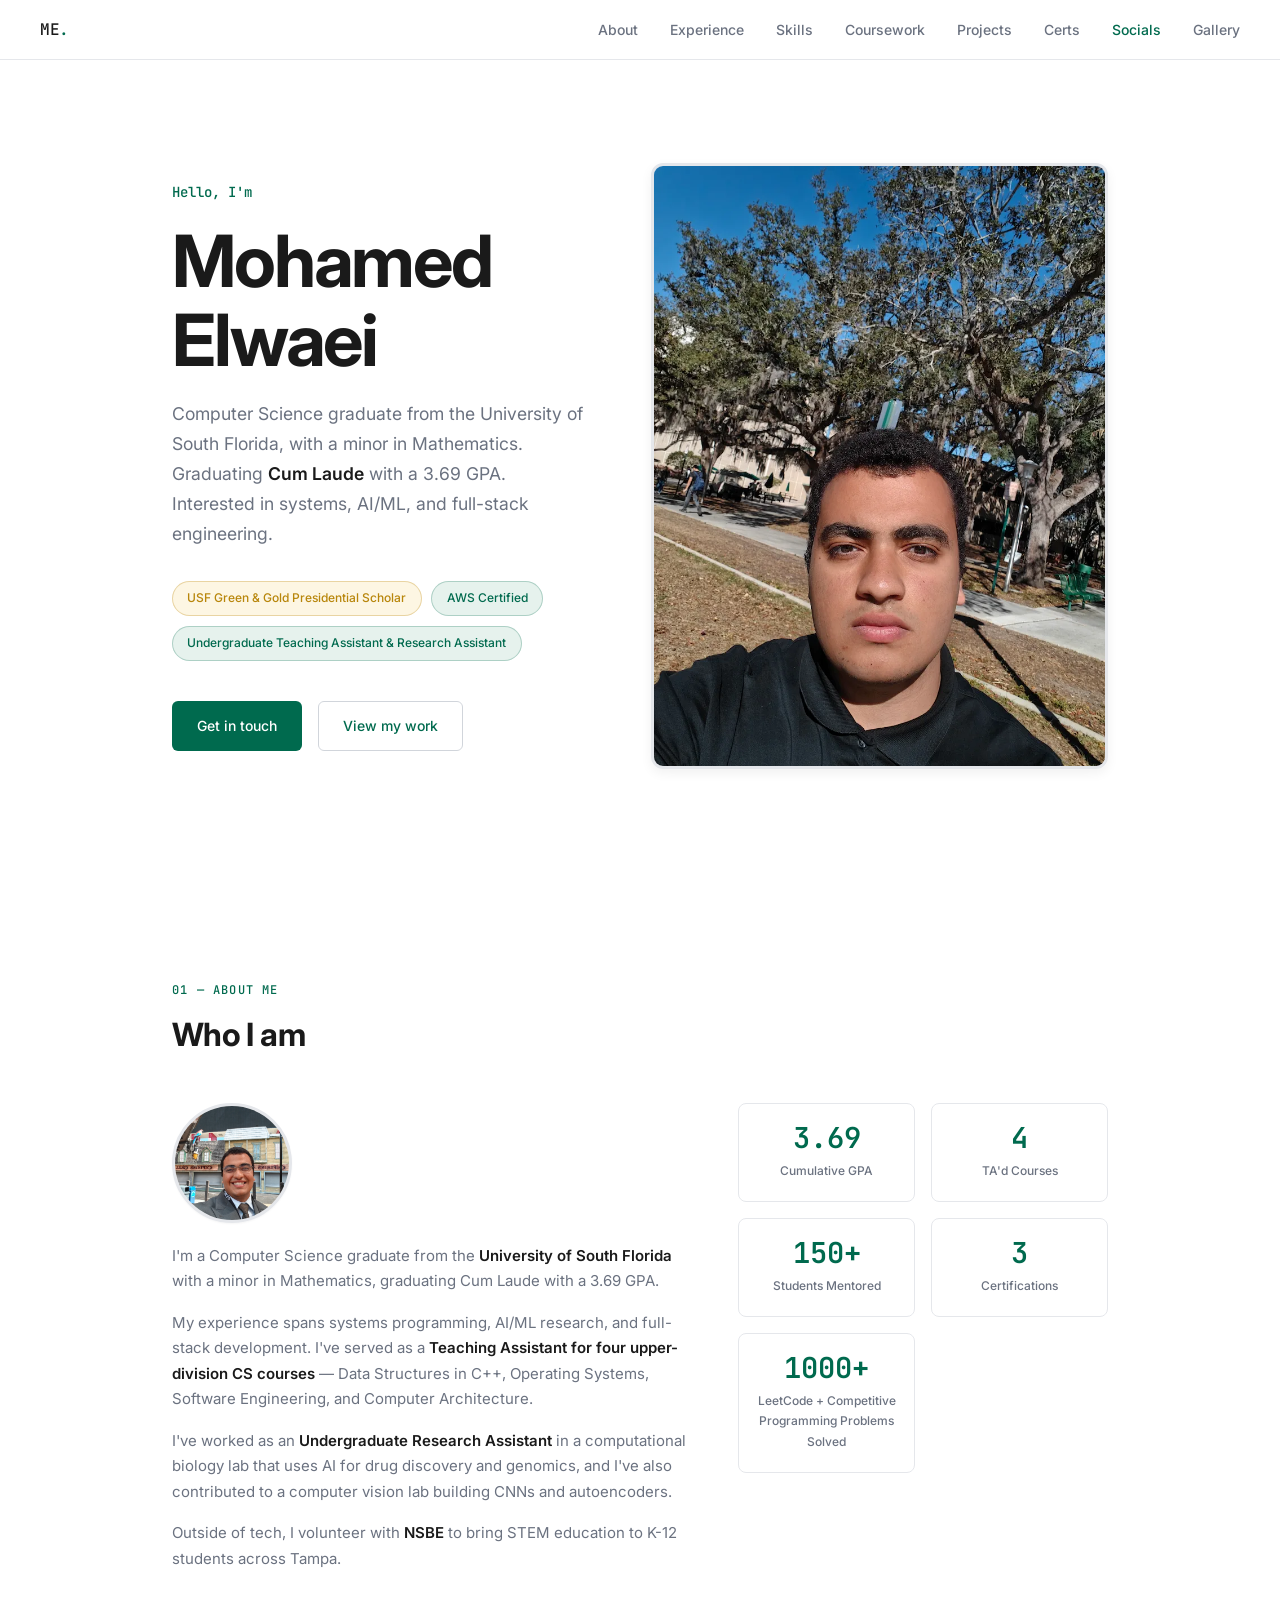
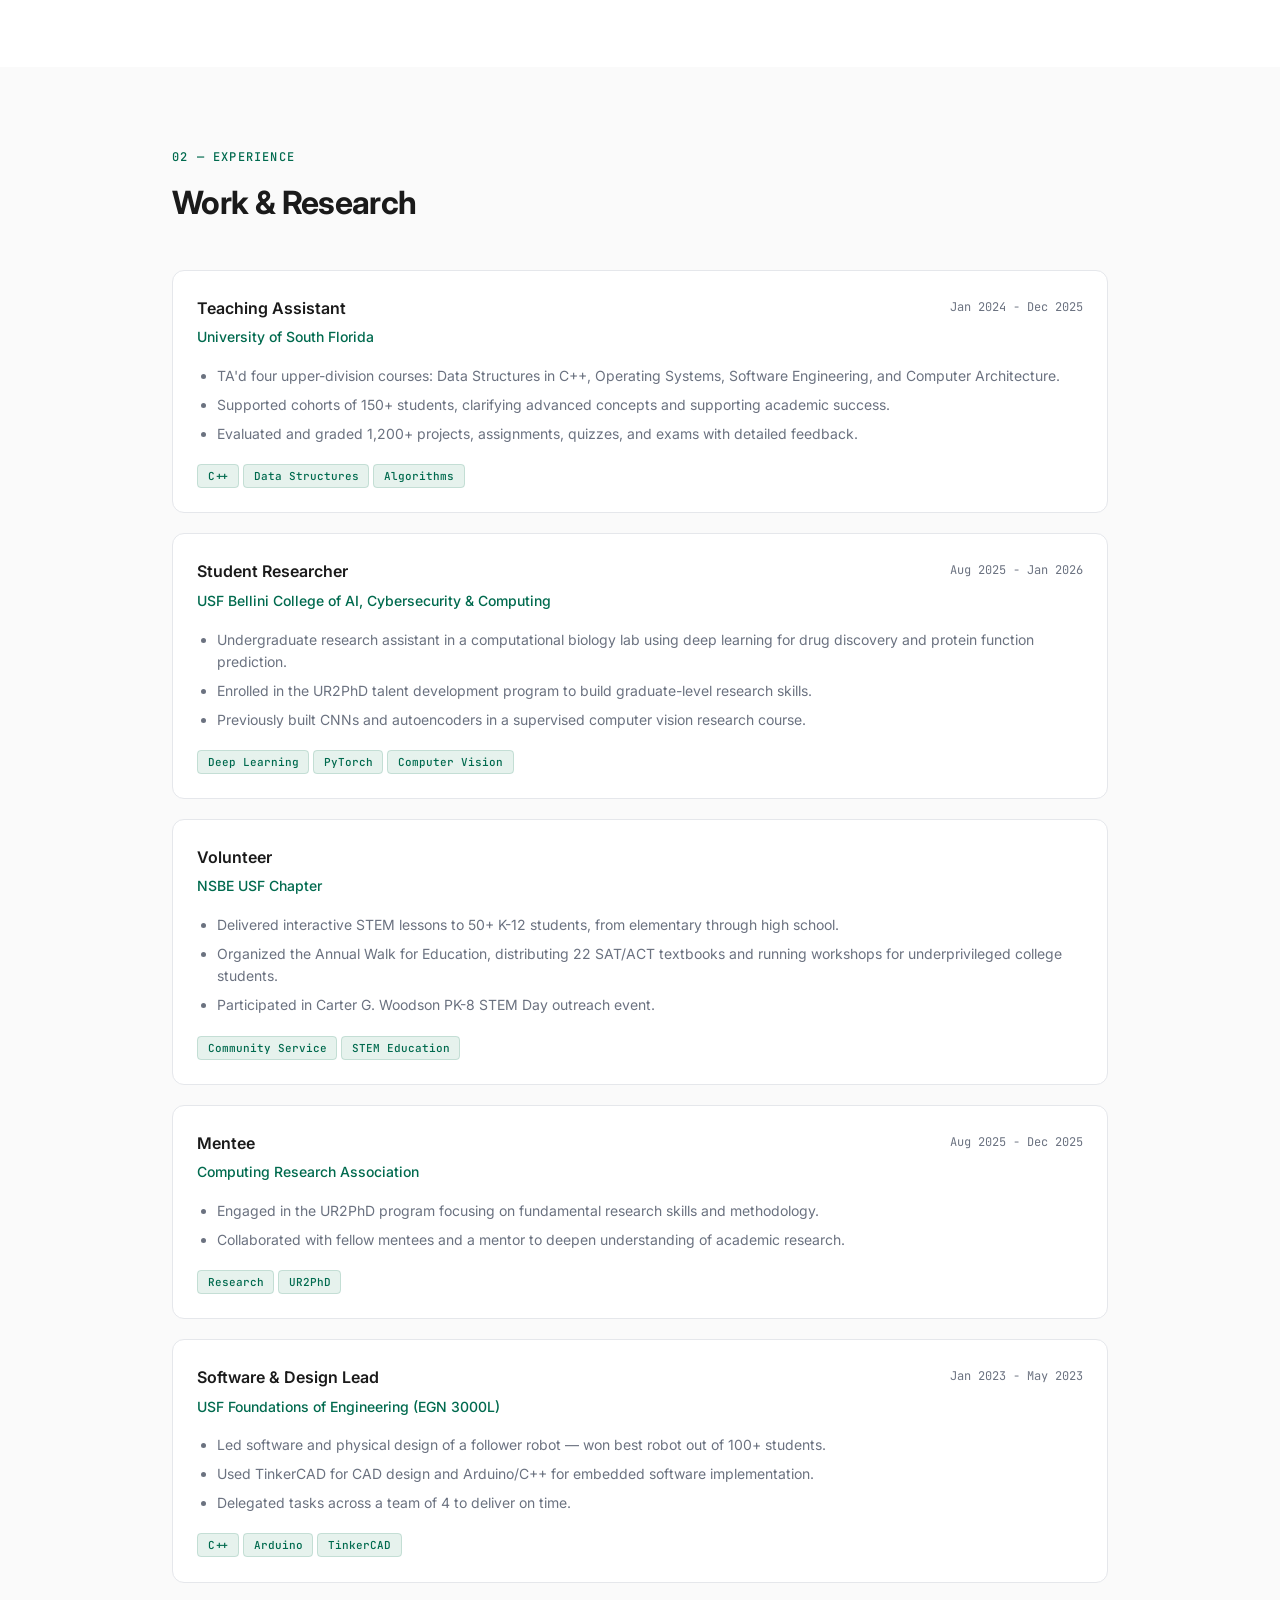
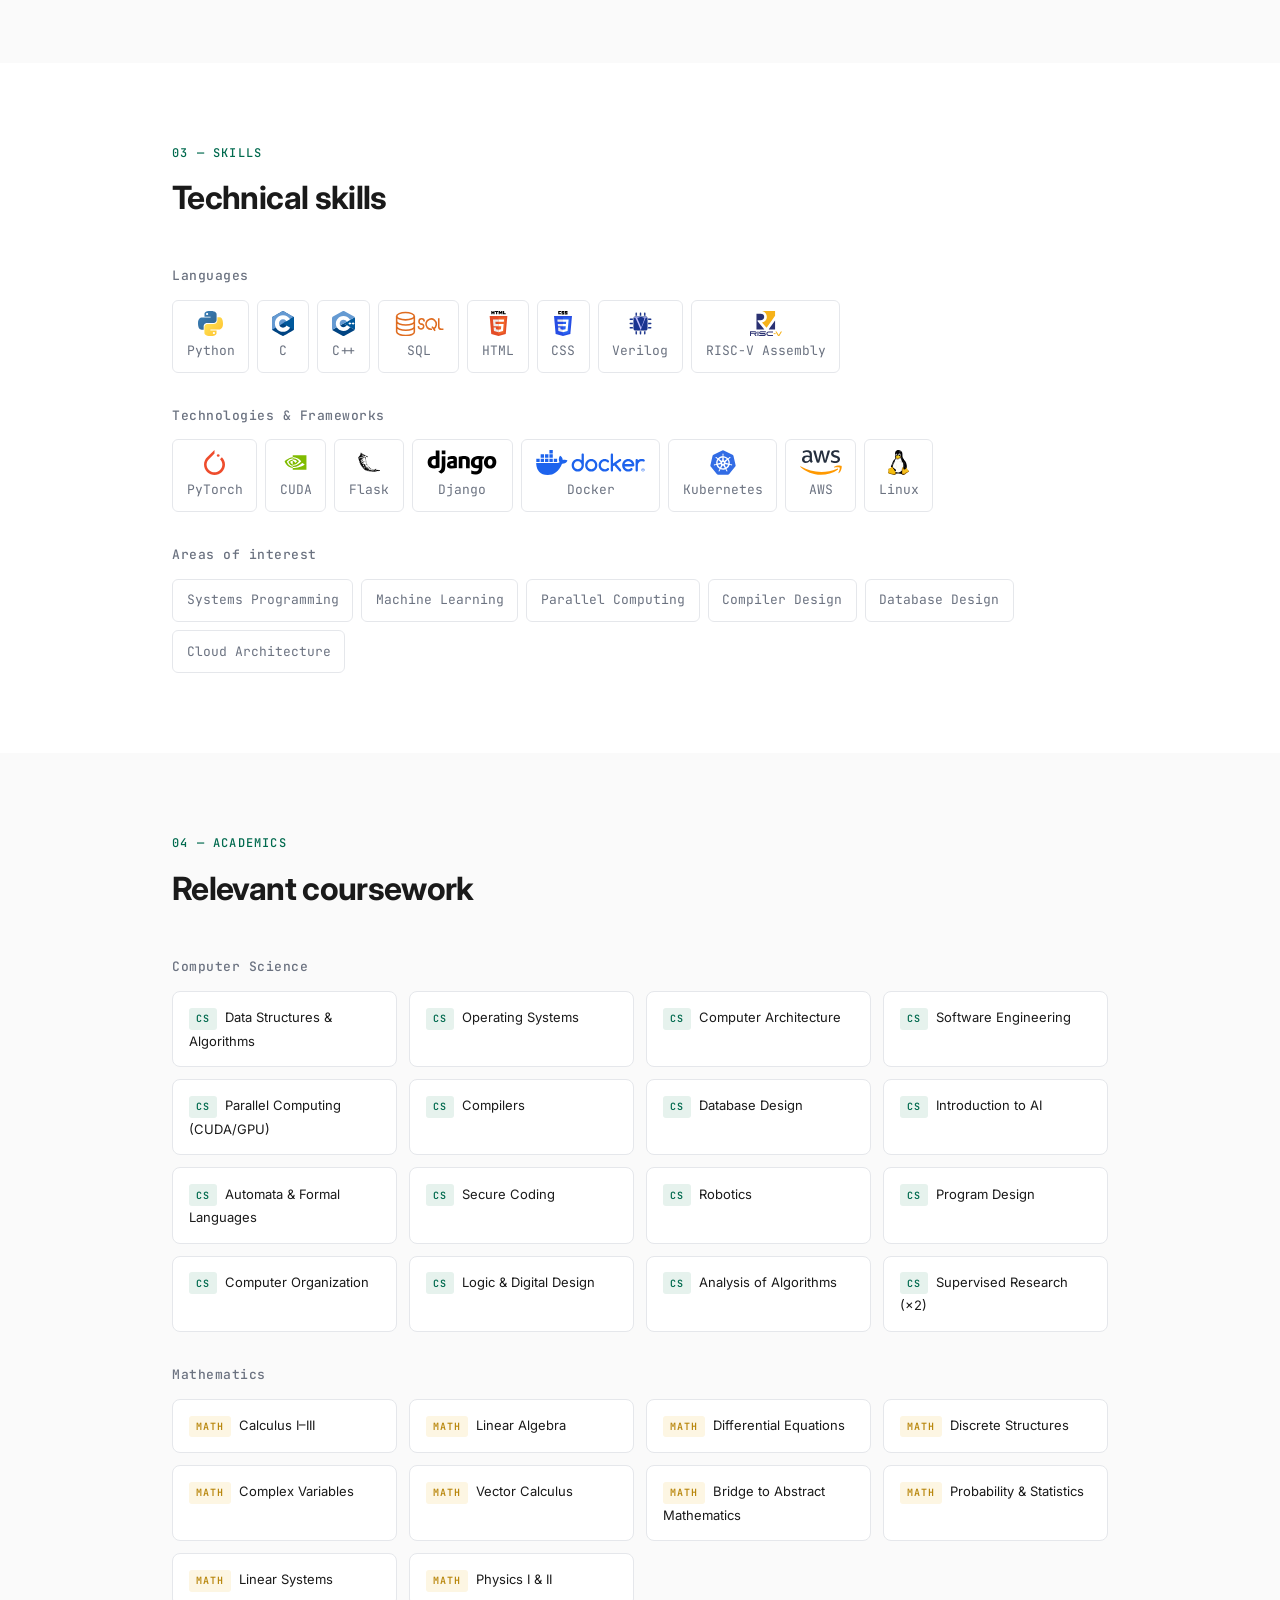
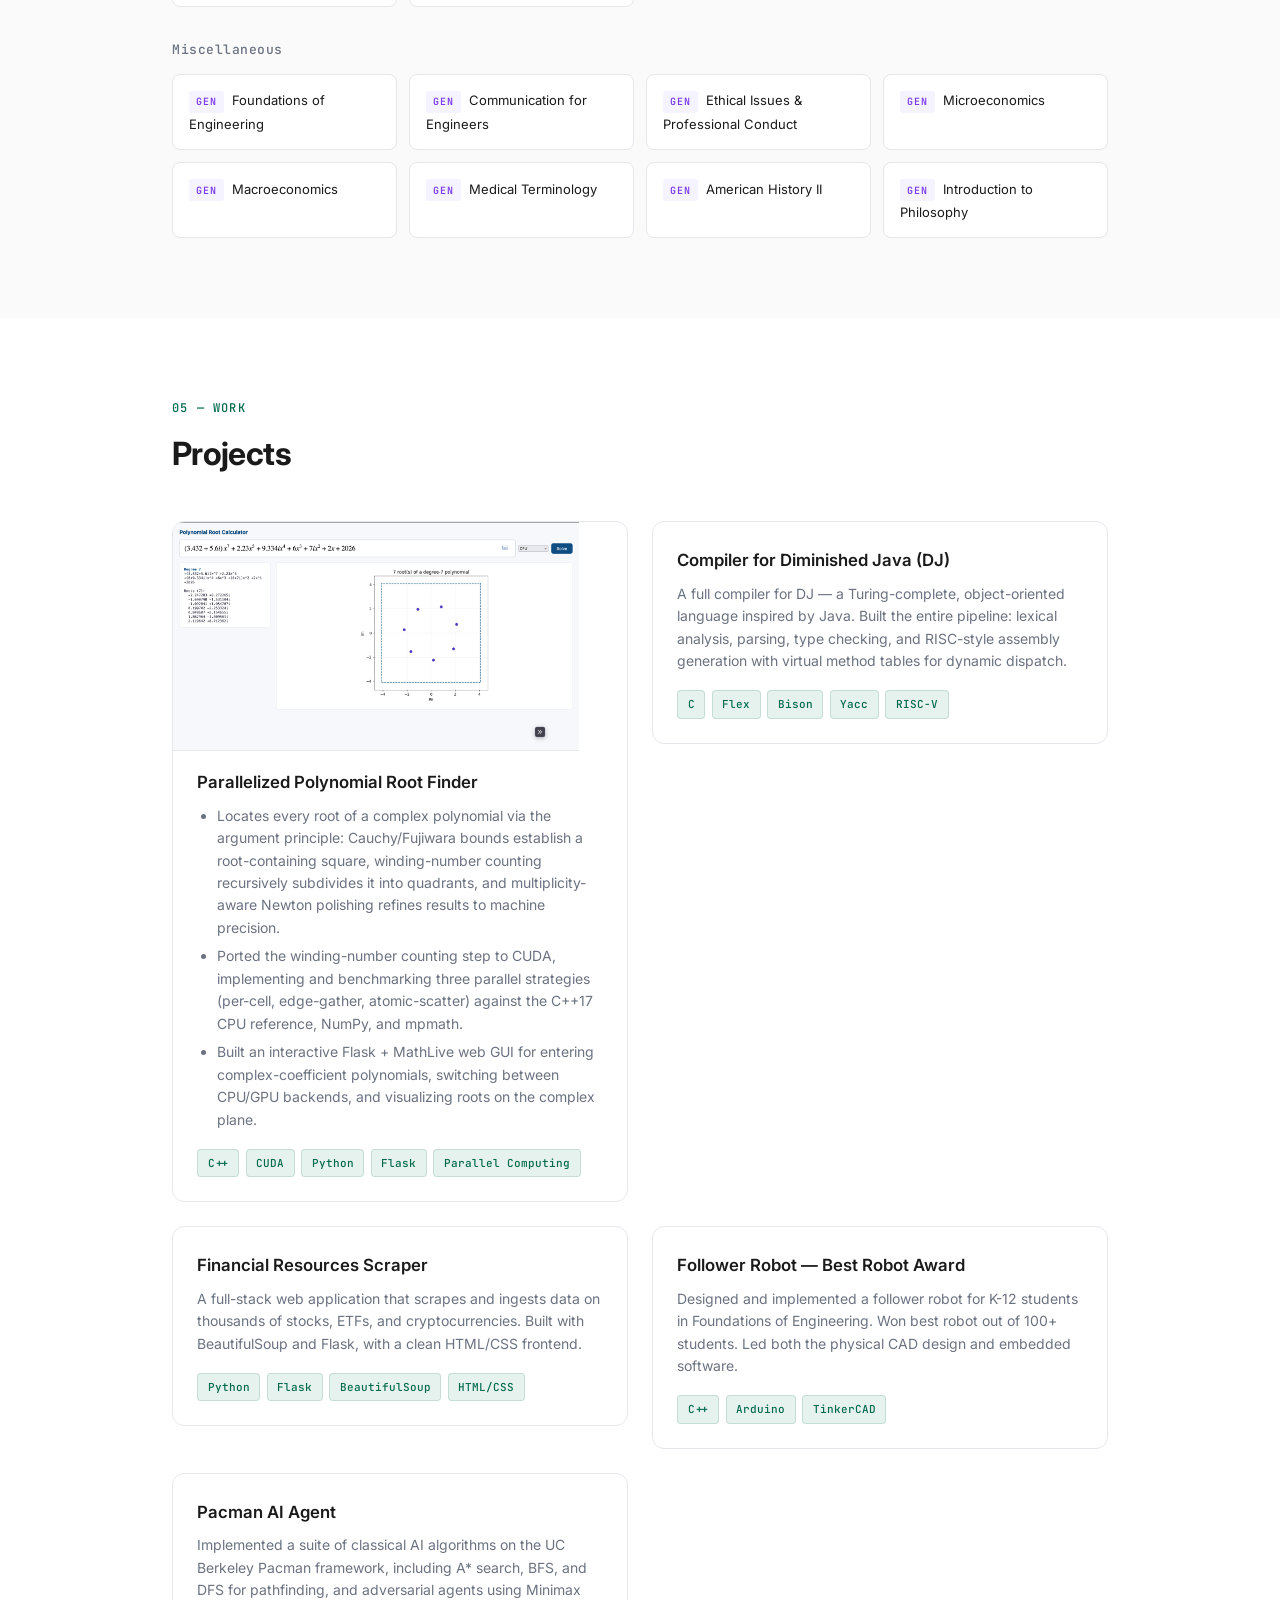
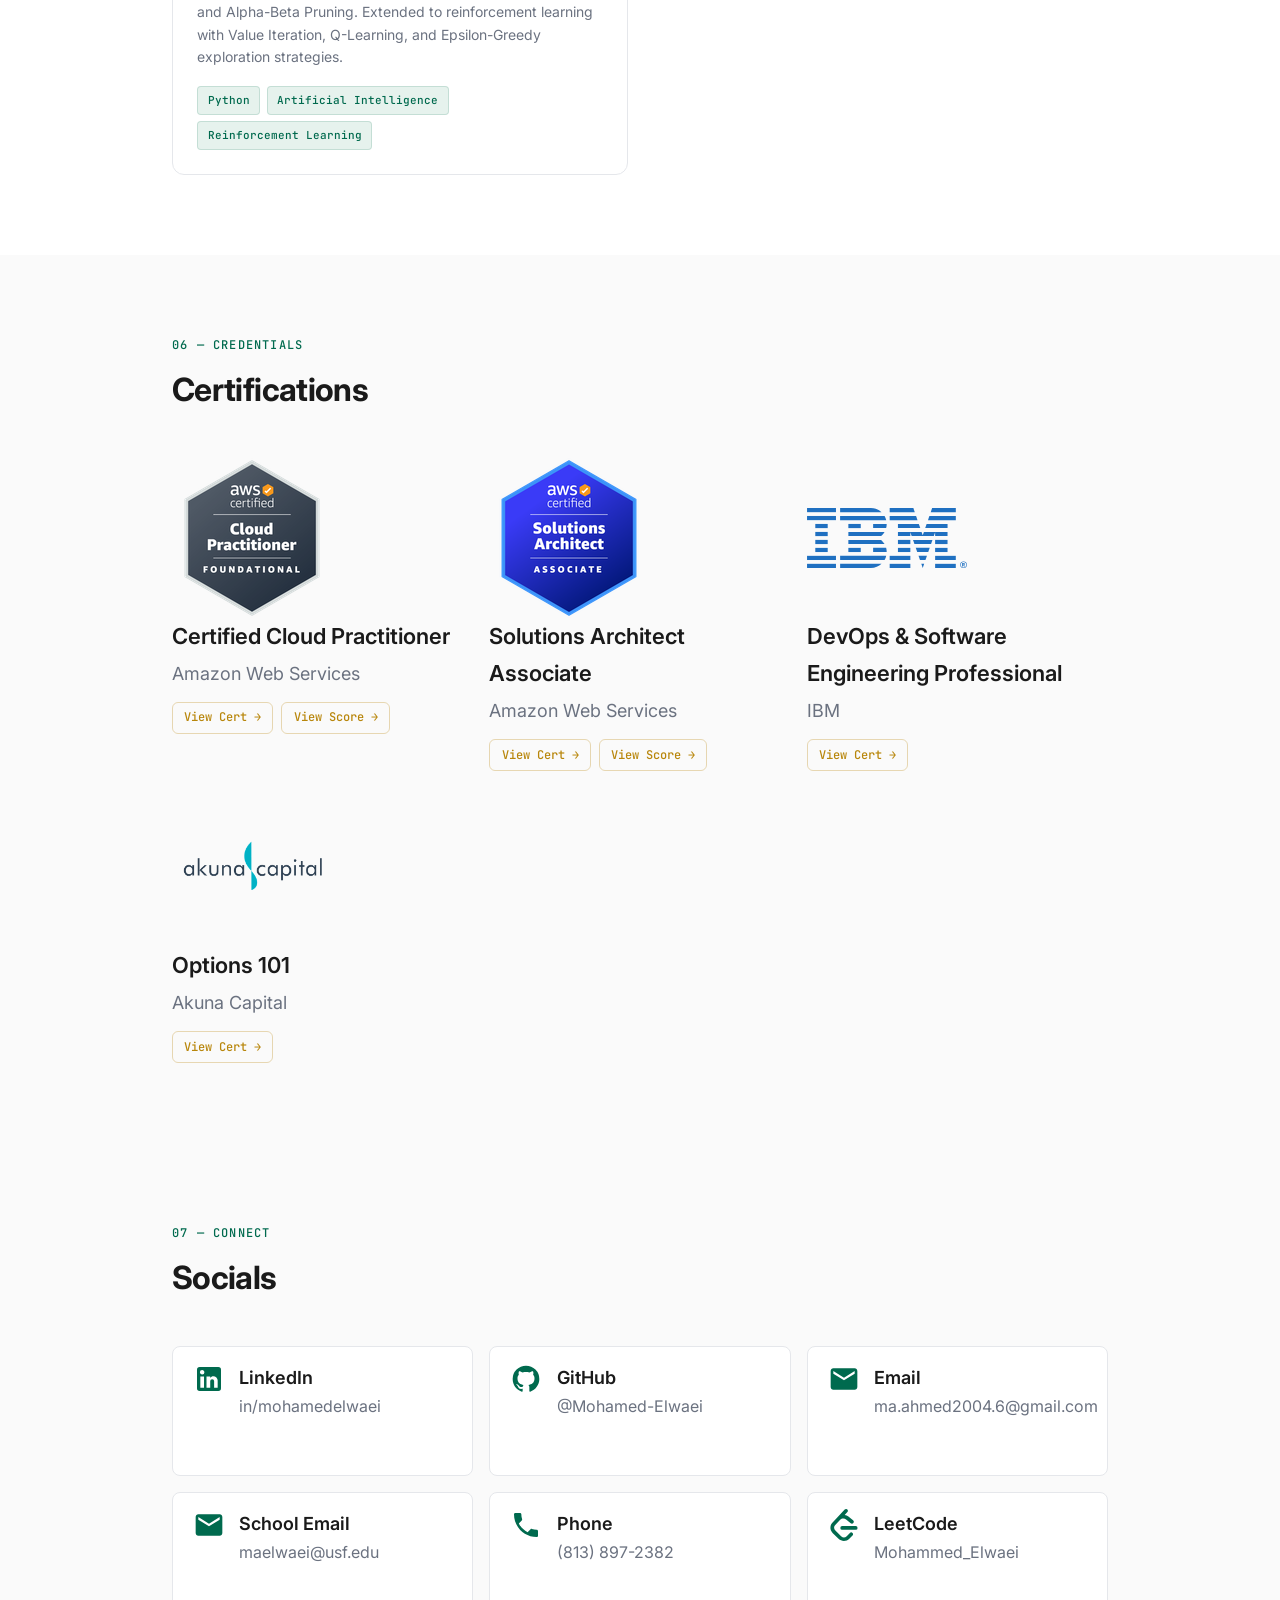
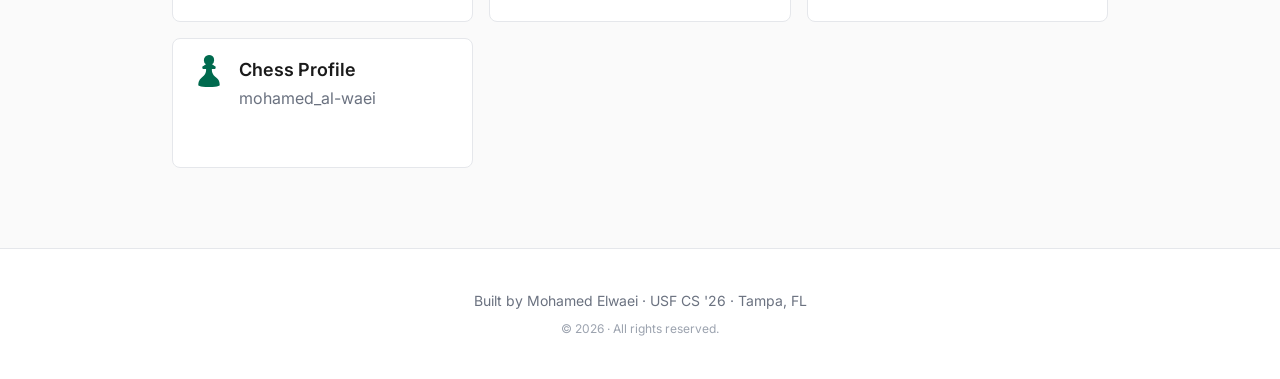
<file: index.html>
<!DOCTYPE html>
<html lang="en">
<head>
  <meta charset="UTF-8" />
  <meta name="viewport" content="width=device-width, initial-scale=1.0" />
  <meta name="description" content="Mohamed Elwaei — USF Computer Science graduate. Portfolio." />
  <title>Mohamed Elwaei — Portfolio</title>

  <link href="https://fonts.googleapis.com/css2?family=Inter:wght@400;500;600;700&family=JetBrains+Mono:wght@400;500&display=swap" rel="stylesheet" />

  <link rel="stylesheet" href="css/reset.css" />
  <link rel="stylesheet" href="css/variables.css" />
  <link rel="stylesheet" href="css/layout.css" />
  <link rel="stylesheet" href="css/components.css" />
  <link rel="stylesheet" href="css/sections.css" />
  <link rel="stylesheet" href="css/responsive.css" />
</head>
<body>
  

  <!-- NAVIGATION -->
  <nav class="nav">
    <a href="#hero" class="nav__logo">ME<span>.</span></a>
    <ul class="nav__links">
      <li><a href="#about">About</a></li>
      <li><a href="#experience">Experience</a></li>
      <li><a href="#skills">Skills</a></li>
      <li><a href="#coursework">Coursework</a></li>
      <li><a href="#projects">Projects</a></li>
      <li><a href="#certifications">Certs</a></li>
      <li><a href="#socials">Socials</a></li>
      <li><a href="gallery.html">Gallery</a></li>
    </ul>
  </nav>

  <!-- HERO -->
<!-- HERO -->
<section id="hero" class="hero">
  <div class="container">
    <div class="hero__split">

      <div class="hero__content">
        <p class="hero__greeting">Hello, I'm</p>
        <h1 class="hero__name">Mohamed Elwaei</h1>
        <p class="hero__tagline">
          Computer Science graduate from the University of South Florida, with a minor in Mathematics.
          Graduating <strong>Cum Laude</strong> with a 3.69 GPA. Interested in systems, AI/ML, and full-stack engineering.
        </p>

        <div class="hero__badges">
          <span class="badge badge--gold">USF Green &amp; Gold Presidential Scholar</span>
          <span class="badge badge--accent">AWS Certified</span>
          <span class="badge badge--accent">Undergraduate Teaching Assistant & Research Assistant</span>
        </div>

        <div class="hero__cta">
          <a href="mailto:ma.ahmed2004.6@gmail.com" class="btn btn--primary">Get in touch</a>
          <a href="#projects" class="btn btn--outline">View my work</a>
        </div>
      </div>
      <div class="hero__photo-wrap">
        <img src="assets/profile2.webp" alt="Mohamed Elwaei" class="hero__photo" />
      </div>

    </div>
  </div>
</section>



  <!-- ABOUT -->
  <section id="about" class="section">
    <div class="container">
      <p class="section__label">01 — About me</p>
      <h2 class="section__title">Who I am</h2>

      <div class="about__grid">
        <div class="about__text">
          <img src="assets/profile3.webp" alt="Mohamed Elwaei" class="about__photo" />
          <p>I'm a Computer Science graduate from the <strong>University of South Florida</strong> with a minor in Mathematics, graduating Cum Laude with a 3.69 GPA.</p>
          <p>My experience spans systems programming, AI/ML research, and full-stack development. I've served as a <strong>Teaching Assistant for four upper-division CS courses</strong> — Data Structures in C++, Operating Systems, Software Engineering, and Computer Architecture.</p>
          <p>I've worked as an <strong>Undergraduate Research Assistant</strong> in a computational biology lab that uses AI for drug discovery and genomics, and I've also contributed to a computer vision lab building CNNs and autoencoders.</p>
          <p>Outside of tech, I volunteer with <strong>NSBE</strong> to bring STEM education to K-12 students across Tampa.</p>
        </div>

        <div class="about__stats">
          <div class="stat-card">
            <div class="stat-card__num">3.69</div>
            <div class="stat-card__label">Cumulative GPA</div>
          </div>
          <div class="stat-card">
            <div class="stat-card__num">4</div>
            <div class="stat-card__label">TA'd Courses</div>
          </div>
          <div class="stat-card">
            <div class="stat-card__num">150+</div>
            <div class="stat-card__label">Students Mentored</div>
          </div>
          <div class="stat-card">
            <div class="stat-card__num">3</div>
            <div class="stat-card__label">Certifications</div>
          </div>
          <div class="stat-card">
            <div class="stat-card__num">1000+</div>
            <div class="stat-card__label">LeetCode + Competitive Programming Problems Solved</div>
          </div>
        </div>
      </div>
    </div>
  </section>


  <!-- EXPERIENCE -->
<section id="experience" class="section section--alt">
  <div class="container">
    <p class="section__label">02 — Experience</p>
    <h2 class="section__title">Work & Research</h2>

    <div class="experience-list">

      <div class="experience-card">
        <div class="experience-card__header">
          <div>
            <h3 class="experience-card__title">Teaching Assistant</h3>
            <p class="experience-card__org">University of South Florida</p>
          </div>
          <span class="experience-card__date">Jan 2024 - Dec 2025</span>
        </div>
        <ul class="experience-card__bullets">
          <li>TA'd four upper-division courses: Data Structures in C++, Operating Systems, Software Engineering, and Computer Architecture.</li>
          <li>Supported cohorts of 150+ students, clarifying advanced concepts and supporting academic success.</li>
          <li>Evaluated and graded 1,200+ projects, assignments, quizzes, and exams with detailed feedback.</li>
        </ul>
        <div class="experience-card__tags">
          <span class="project-tag">C++</span>
          <span class="project-tag">Data Structures</span>
          <span class="project-tag">Algorithms</span>
        </div>
      </div>

      <div class="experience-card">
        <div class="experience-card__header">
          <div>
            <h3 class="experience-card__title">Student Researcher</h3>
            <p class="experience-card__org">USF Bellini College of AI, Cybersecurity & Computing</p>
          </div>
          <span class="experience-card__date">Aug 2025 - Jan 2026</span>
        </div>
        <ul class="experience-card__bullets">
          <li>Undergraduate research assistant in a computational biology lab using deep learning for drug discovery and protein function prediction.</li>
          <li>Enrolled in the UR2PhD talent development program to build graduate-level research skills.</li>
          <li>Previously built CNNs and autoencoders in a supervised computer vision research course.</li>
        </ul>
        <div class="experience-card__tags">
          <span class="project-tag">Deep Learning</span>
          <span class="project-tag">PyTorch</span>
          <span class="project-tag">Computer Vision</span>
        </div>
      </div>

      <div class="experience-card">
        <div class="experience-card__header">
          <div>
            <h3 class="experience-card__title">Volunteer</h3>
            <p class="experience-card__org">NSBE USF Chapter</p>
          </div>
        </div>
        <ul class="experience-card__bullets">
          <li>Delivered interactive STEM lessons to 50+ K-12 students, from elementary through high school.</li>
          <li>Organized the Annual Walk for Education, distributing 22 SAT/ACT textbooks and running workshops for underprivileged college students.</li>
          <li>Participated in Carter G. Woodson PK-8 STEM Day outreach event.</li>
        </ul>
        <div class="experience-card__tags">
          <span class="project-tag">Community Service</span>
          <span class="project-tag">STEM Education</span>
        </div>
      </div>

      <div class="experience-card">
        <div class="experience-card__header">
          <div>
            <h3 class="experience-card__title">Mentee</h3>
            <p class="experience-card__org">Computing Research Association</p>
          </div>
          <span class="experience-card__date">Aug 2025 - Dec 2025</span>
        </div>
        <ul class="experience-card__bullets">
          <li>Engaged in the UR2PhD program focusing on fundamental research skills and methodology.</li>
          <li>Collaborated with fellow mentees and a mentor to deepen understanding of academic research.</li>
        </ul>
        <div class="experience-card__tags">
          <span class="project-tag">Research</span>
          <span class="project-tag">UR2PhD</span>
        </div>
      </div>

      <div class="experience-card">
        <div class="experience-card__header">
          <div>
            <h3 class="experience-card__title">Software & Design Lead</h3>
            <p class="experience-card__org">USF Foundations of Engineering (EGN 3000L)</p>
          </div>
          <span class="experience-card__date">Jan 2023 - May 2023</span>
        </div>
        <ul class="experience-card__bullets">
          <li>Led software and physical design of a follower robot — won best robot out of 100+ students.</li>
          <li>Used TinkerCAD for CAD design and Arduino/C++ for embedded software implementation.</li>
          <li>Delegated tasks across a team of 4 to deliver on time.</li>
        </ul>
        <div class="experience-card__tags">
          <span class="project-tag">C++</span>
          <span class="project-tag">Arduino</span>
          <span class="project-tag">TinkerCAD</span>
        </div>
      </div>

    </div>
  </div>
</section>

  <!-- SKILLS -->
<!-- SKILLS -->
<section id="skills" class="section">
  <div class="container">
    <p class="section__label">03 — Skills</p>
    <h2 class="section__title">Technical skills</h2>

    <div class="skill-group">
      <h3 class="skill-group__title">Languages</h3>
      <div class="skill-tags">
        <span class="skill-tag"><img src="assets/logos/Python.svg" alt="Python">Python</span>
        <span class="skill-tag"><img src="assets/logos/C.svg" alt="C">C</span>
        <span class="skill-tag"><img src="assets/logos/C++.svg" alt="C++">C++</span>
        <span class="skill-tag"><img src="assets/logos/SQL.svg" alt="SQL">SQL</span>
        <span class="skill-tag"><img src="assets/logos/HTML.svg" alt="HTML">HTML</span>
        <span class="skill-tag"><img src="assets/logos/CSS.svg" alt="CSS">CSS</span>
        <span class="skill-tag"><img src="assets/logos/Verilog.svg" alt="Verilog">Verilog</span>
        <span class="skill-tag"><img src="assets/logos/RISC-V.svg" alt="RISC-V">RISC-V Assembly</span>
      </div>
    </div>

    <div class="skill-group">
      <h3 class="skill-group__title">Technologies &amp; Frameworks</h3>
      <div class="skill-tags">
        <span class="skill-tag"><img src="assets/logos/PyTorch.svg" alt="PyTorch">PyTorch</span>
        <span class="skill-tag"><img src="assets/logos/CUDA.svg" alt="CUDA">CUDA</span>
        <span class="skill-tag"><img src="assets/logos/Flask.svg" alt="Flask">Flask</span>
        <span class="skill-tag"><img src="assets/logos/Django.svg" alt="Django">Django</span>
        <span class="skill-tag"><img src="assets/logos/Docker.svg" alt="Docker">Docker</span>
        <span class="skill-tag"><img src="assets/logos/Kubernetes.svg" alt="Kubernetes">Kubernetes</span>
        <span class="skill-tag"><img src="assets/logos/AWS.svg" alt="AWS">AWS</span>
        <span class="skill-tag"><img src="assets/logos/Linux.svg" alt="Linux">Linux</span>
      </div>
    </div>

    <div class="skill-group">
      <h3 class="skill-group__title">Areas of interest</h3>
      <div class="skill-tags">
        <span class="skill-tag">Systems Programming</span>
        <span class="skill-tag">Machine Learning</span>
        <span class="skill-tag">Parallel Computing</span>
        <span class="skill-tag">Compiler Design</span>
        <span class="skill-tag">Database Design</span>
        <span class="skill-tag">Cloud Architecture</span>
      </div>
    </div>

  </div>
</section>

  <!-- COURSEWORK -->
<!-- COURSEWORK -->
<section id="coursework" class="section section--alt">
  <div class="container">
    <p class="section__label">04 — Academics</p>
    <h2 class="section__title">Relevant coursework</h2>

    <div class="skill-group">
      <h3 class="skill-group__title">Computer Science</h3>
      <div class="course-grid">
        <div class="course-card"><span class="course-card__dept">CS</span>Data Structures &amp; Algorithms</div>
        <div class="course-card"><span class="course-card__dept">CS</span>Operating Systems</div>
        <div class="course-card"><span class="course-card__dept">CS</span>Computer Architecture</div>
        <div class="course-card"><span class="course-card__dept">CS</span>Software Engineering</div>
        <div class="course-card"><span class="course-card__dept">CS</span>Parallel Computing (CUDA/GPU)</div>
        <div class="course-card"><span class="course-card__dept">CS</span>Compilers</div>
        <div class="course-card"><span class="course-card__dept">CS</span>Database Design</div>
        <div class="course-card"><span class="course-card__dept">CS</span>Introduction to AI</div>
        <div class="course-card"><span class="course-card__dept">CS</span>Automata &amp; Formal Languages</div>
        <div class="course-card"><span class="course-card__dept">CS</span>Secure Coding</div>
        <div class="course-card"><span class="course-card__dept">CS</span>Robotics</div>
        <div class="course-card"><span class="course-card__dept">CS</span>Program Design</div>
        <div class="course-card"><span class="course-card__dept">CS</span>Computer Organization</div>
        <div class="course-card"><span class="course-card__dept">CS</span>Logic &amp; Digital Design</div>
        <div class="course-card"><span class="course-card__dept">CS</span>Analysis of Algorithms</div>
        <div class="course-card"><span class="course-card__dept">CS</span>Supervised Research (×2)</div>
      </div>
    </div>

    <div class="skill-group">
      <h3 class="skill-group__title">Mathematics</h3>
      <div class="course-grid">
        <div class="course-card"><span class="course-card__dept course-card__dept--math">MATH</span>Calculus I–III</div>
        <div class="course-card"><span class="course-card__dept course-card__dept--math">MATH</span>Linear Algebra</div>
        <div class="course-card"><span class="course-card__dept course-card__dept--math">MATH</span>Differential Equations</div>
        <div class="course-card"><span class="course-card__dept course-card__dept--math">MATH</span>Discrete Structures</div>
        <div class="course-card"><span class="course-card__dept course-card__dept--math">MATH</span>Complex Variables</div>
        <div class="course-card"><span class="course-card__dept course-card__dept--math">MATH</span>Vector Calculus</div>
        <div class="course-card"><span class="course-card__dept course-card__dept--math">MATH</span>Bridge to Abstract Mathematics</div>
        <div class="course-card"><span class="course-card__dept course-card__dept--math">MATH</span>Probability &amp; Statistics</div>
        <div class="course-card"><span class="course-card__dept course-card__dept--math">MATH</span>Linear Systems</div>
        <div class="course-card"><span class="course-card__dept course-card__dept--math">MATH</span>Physics I &amp; II</div>
      </div>
    </div>

    <div class="skill-group">
      <h3 class="skill-group__title">Miscellaneous</h3>
      <div class="course-grid">
        <div class="course-card"><span class="course-card__dept course-card__dept--misc">GEN</span>Foundations of Engineering</div>
        <div class="course-card"><span class="course-card__dept course-card__dept--misc">GEN</span>Communication for Engineers</div>
        <div class="course-card"><span class="course-card__dept course-card__dept--misc">GEN</span>Ethical Issues &amp; Professional Conduct</div>
        <div class="course-card"><span class="course-card__dept course-card__dept--misc">GEN</span>Microeconomics</div>
        <div class="course-card"><span class="course-card__dept course-card__dept--misc">GEN</span>Macroeconomics</div>
        <div class="course-card"><span class="course-card__dept course-card__dept--misc">GEN</span>Medical Terminology</div>
        <div class="course-card"><span class="course-card__dept course-card__dept--misc">GEN</span>American History II</div>
        <div class="course-card"><span class="course-card__dept course-card__dept--misc">GEN</span>Introduction to Philosophy</div>
      </div>
    </div>

  </div>
</section>

  <!-- PROJECTS -->
  <section id="projects" class="section">
    <div class="container">
      <p class="section__label">05 — Work</p>
      <h2 class="section__title">Projects</h2>

      <div class="projects-grid">
        <a href="https://github.com/Mohamed-Elwaei/Parallellized-Polynomial-Root-Finder" target="_blank" rel="noopener">
          <article class="project-card">
            <img src="assets/polynomial-root-finder.png" alt="Polynomial Root Finder web GUI showing a degree-7 complex polynomial and its roots plotted on the complex plane" class="project-card__image">
            <h3 class="project-card__title">Parallelized Polynomial Root Finder</h3>
            <ul class="project-card__bullets">
              <li>Locates every root of a complex polynomial via the argument principle: Cauchy/Fujiwara bounds establish a root-containing square, winding-number counting recursively subdivides it into quadrants, and multiplicity-aware Newton polishing refines results to machine precision.</li>
              <li>Ported the winding-number counting step to CUDA, implementing and benchmarking three parallel strategies (per-cell, edge-gather, atomic-scatter) against the C++17 CPU reference, NumPy, and mpmath.</li>
              <li>Built an interactive Flask + MathLive web GUI for entering complex-coefficient polynomials, switching between CPU/GPU backends, and visualizing roots on the complex plane.</li>
            </ul>
            <div class="project-card__tags">
              <span class="project-tag">C++</span>
              <span class="project-tag">CUDA</span>
              <span class="project-tag">Python</span>
              <span class="project-tag">Flask</span>
              <span class="project-tag">Parallel Computing</span>
            </div>
          </article>
        </a>

        <a href="https://github.com/Mohamed-Elwaei/Diminished-Java-Compiler" target="_blank" rel="noopener">
          <article class="project-card">
            <h3 class="project-card__title">Compiler for Diminished Java (DJ)</h3>
            <p class="project-card__desc">
              A full compiler for DJ — a Turing-complete, object-oriented language inspired by Java. Built the entire pipeline: lexical analysis, parsing, type checking, and RISC-style assembly generation with virtual method tables for dynamic dispatch.
            </p>
            <div class="project-card__tags">
              <span class="project-tag">C</span>
              <span class="project-tag">Flex</span>
              <span class="project-tag">Bison</span>
              <span class="project-tag">Yacc</span>
              <span class="project-tag">RISC-V</span>
            </div>
          </article>
        </a>
          
        <a href="https://github.com/Mohamed-Elwaei/Markets" target="_blank" rel="noopener">
          <article class="project-card">
            <h3 class="project-card__title">Financial Resources Scraper</h3>
            <p class="project-card__desc">
              A full-stack web application that scrapes and ingests data on thousands of stocks, ETFs, and cryptocurrencies. Built with BeautifulSoup and Flask, with a clean HTML/CSS frontend.
            </p>
            <div class="project-card__tags">
              <span class="project-tag">Python</span>
              <span class="project-tag">Flask</span>
              <span class="project-tag">BeautifulSoup</span>
              <span class="project-tag">HTML/CSS</span>
            </div>
          </article>
        </a>
        
        <article class="project-card">
          <h3 class="project-card__title">Follower Robot — Best Robot Award</h3>
          <p class="project-card__desc">
            Designed and implemented a follower robot for K-12 students in Foundations of Engineering. Won best robot out of 100+ students. Led both the physical CAD design and embedded software.
          </p>
          <div class="project-card__tags">
            <span class="project-tag">C++</span>
            <span class="project-tag">Arduino</span>
            <span class="project-tag">TinkerCAD</span>
          </div>
        </article>
        
        <a href="https://github.com/Mohamed-Elwaei/Pacman-AI-Project" target="_blank" rel="noopener">
        <article class="project-card">
          <h3 class="project-card__title">Pacman AI Agent</h3>
          <p class="project-card__desc">
            Implemented a suite of classical AI algorithms on the UC Berkeley Pacman framework,
            including A* search, BFS, and DFS for pathfinding, and adversarial agents using
            Minimax and Alpha-Beta Pruning. Extended to reinforcement learning with Value
            Iteration, Q-Learning, and Epsilon-Greedy exploration strategies.
          </p>
          <div class="project-card__tags">
            <span class="project-tag">Python</span>
            <span class="project-tag">Artificial Intelligence</span>
            <span class="project-tag">Reinforcement Learning</span>
          </div>
        </article>
        </a>
        

      </div>
    </div>
  </section>

  <!-- CERTIFICATIONS -->
<!-- CERTIFICATIONS -->
<section id="certifications" class="section section--alt">
  <div class="container">
    <p class="section__label">06 — Credentials</p>
    <h2 class="section__title">Certifications</h2>

    <div class="cert-grid">

      <div class="cert-card">
        <img src="assets/logos/AWS-CLF.png" alt="AWS Cloud Practitioner" class="cert-card__logo">
        <div>
          <h4 class="cert-card__title">Certified Cloud Practitioner</h4>
          <p class="cert-card__issuer">Amazon Web Services</p>
          <div class="cert-card__links">
            <a href="assets/pdfs/AWS_CLF_Cert.pdf" target="_blank" class="cert-card__link">View Cert →</a>
            <a href="assets/pdfs/AWS_CLF_Score.pdf" target="_blank" class="cert-card__link">View Score →</a>            
          </div>
        </div>
      </div>

      <div class="cert-card">
        <img src="assets/logos/AWS-SAA.png" alt="AWS Solutions Architect" class="cert-card__logo">
        <div>
          <h4 class="cert-card__title">Solutions Architect Associate</h4>
          <p class="cert-card__issuer">Amazon Web Services</p>
          <div class="cert-card__links">
            <a href="assets/pdfs/AWS_SAA_Cert.pdf" target="_blank" class="cert-card__link">View Cert →</a>
            <a href="assets/pdfs/AWS_CLF_SAA_Score.pdf" target="_blank" class="cert-card__link">View Score →</a>
          </div>
        </div>
      </div>

      <div class="cert-card">
        <img src="assets/logos/IBM_logo.svg" alt="IBM" class="cert-card__logo">
        <div>
          <h4 class="cert-card__title">DevOps &amp; Software Engineering Professional</h4>
          <p class="cert-card__issuer">IBM</p>
          <div class="cert-card__links">
            <a href="assets/pdfs/IBM_DevOps_Cert.pdf" target="_blank" class="cert-card__link">View Cert →</a>

          </div>
        </div>
      </div>
      
      <div class="cert-card">
        <img src="assets/logos/Akuna_Capital_Logo.png" alt="Akuna" class="cert-card__logo">
        <div>
          <h4 class="cert-card__title">Options 101</h4>
          <p class="cert-card__issuer">Akuna Capital</p>
          <div class="cert-card__links">
            <a href="assets/pdfs/Akuna_Capital_Options_101_Certification.pdf" target="_blank" class="cert-card__link">View Cert →</a>

          </div>
        </div>
      </div>

    </div>
  </div>
</section>


  <!-- SOCIALS -->
  <section id="socials" class="section section--alt">
    <div class="container">
      <p class="section__label">07 — Connect</p>
      <h2 class="section__title">Socials</h2>
  
      <div class="socials__grid">
  
        <a href="https://linkedin.com/in/mohamedelwaei" target="_blank" rel="noopener" class="social-card">
          <svg class="social-card__icon" viewBox="0 0 24 24" fill="currentColor" width="22" height="22"><path d="M19 3A2 2 0 0 1 21 5V19A2 2 0 0 1 19 21H5A2 2 0 0 1 3 19V5A2 2 0 0 1 5 3H19M18.5 18.5V13.2A3.26 3.26 0 0 0 15.24 9.94C14.39 9.94 13.4 10.46 12.92 11.24V10.13H10.13V18.5H12.92V13.57A1.46 1.46 0 0 1 14.38 12.11A1.46 1.46 0 0 1 15.84 13.57V18.5H18.5M6.88 8.56A1.68 1.68 0 0 0 8.56 6.88C8.56 5.95 7.81 5.19 6.88 5.19A1.69 1.69 0 0 0 5.19 6.88C5.19 7.81 5.95 8.56 6.88 8.56M8.27 18.5V10.13H5.5V18.5H8.27Z"/></svg>
          <div>
            <div class="social-card__title">LinkedIn</div>
            <div class="social-card__sub">in/mohamedelwaei</div>
          </div>
        </a>
  
        <a href="https://github.com/Mohamed-Elwaei" target="_blank" rel="noopener" class="social-card">
          <svg class="social-card__icon" viewBox="0 0 24 24" fill="currentColor" width="22" height="22"><path d="M12 2A10 10 0 0 0 2 12c0 4.42 2.87 8.17 6.84 9.5.5.08.66-.23.66-.5v-1.69c-2.77.6-3.36-1.34-3.36-1.34-.46-1.16-1.11-1.47-1.11-1.47-.91-.62.07-.6.07-.6 1 .07 1.53 1.03 1.53 1.03.87 1.52 2.34 1.07 2.91.83.09-.65.35-1.09.63-1.34-2.22-.25-4.55-1.11-4.55-4.92 0-1.11.38-2 1.03-2.71-.1-.25-.45-1.29.1-2.64 0 0 .84-.27 2.75 1.02.79-.22 1.65-.33 2.5-.33.85 0 1.71.11 2.5.33 1.91-1.29 2.75-1.02 2.75-1.02.55 1.35.2 2.39.1 2.64.65.71 1.03 1.6 1.03 2.71 0 3.82-2.34 4.66-4.57 4.91.36.31.69.92.69 1.85V21c0 .27.16.59.67.5C19.14 20.16 22 16.42 22 12A10 10 0 0 0 12 2Z"/></svg>
          <div>
            <div class="social-card__title">GitHub</div>
            <div class="social-card__sub">@Mohamed-Elwaei</div>
          </div>
        </a>
  
        <a href="mailto:ma.ahmed2004.6@gmail.com" class="social-card">
          <svg class="social-card__icon" viewBox="0 0 24 24" fill="currentColor" width="22" height="22"><path d="M20 4H4c-1.1 0-2 .9-2 2v12c0 1.1.9 2 2 2h16c1.1 0 2-.9 2-2V6c0-1.1-.9-2-2-2zm0 4-8 5-8-5V6l8 5 8-5v2z"/></svg>
          <div>
            <div class="social-card__title">Email</div>
            <div class="social-card__sub">ma.ahmed2004.6@gmail.com</div>
          </div>
        </a>
        <a href="mailto:maelwaei@usf.edu" class="social-card">
          <svg class="social-card__icon" viewBox="0 0 24 24" fill="currentColor" width="22" height="22"><path d="M20 4H4c-1.1 0-2 .9-2 2v12c0 1.1.9 2 2 2h16c1.1 0 2-.9 2-2V6c0-1.1-.9-2-2-2zm0 4-8 5-8-5V6l8 5 8-5v2z"/></svg>
          <div>
            <div class="social-card__title">School Email</div>
            <div class="social-card__sub">maelwaei@usf.edu</div>
          </div>
        </a>
  
        <a href="tel:8138972382" class="social-card">
          <svg class="social-card__icon" viewBox="0 0 24 24" fill="currentColor" width="22" height="22"><path d="M6.62 10.79c1.44 2.83 3.76 5.14 6.59 6.59l2.2-2.2c.27-.27.67-.36 1.02-.24 1.12.37 2.33.57 3.57.57.55 0 1 .45 1 1V20c0 .55-.45 1-1 1-9.39 0-17-7.61-17-17 0-.55.45-1 1-1h3.5c.55 0 1 .45 1 1 0 1.25.2 2.45.57 3.57.11.35.03.74-.25 1.02l-2.2 2.2z"/></svg>
          <div>
            <div class="social-card__title">Phone</div>
            <div class="social-card__sub">(813) 897-2382</div>
          </div>
        </a>
  
        <a href="https://leetcode.com/u/Mohammed_Elwaei/" target="_blank" rel="noopener" class="social-card">
          <svg class="social-card__icon" viewBox="0 0 24 24" fill="currentColor" width="22" height="22">
            <path d="M13.483 0a1.374 1.374 0 0 0-.961.438L7.116 6.226l-3.854 4.126a5.266 5.266 0 0 0-1.209 2.104 5.35 5.35 0 0 0-.125.513 5.527 5.527 0 0 0 .062 2.362 5.83 5.83 0 0 0 .349 1.017 5.938 5.938 0 0 0 1.271 1.818l4.277 4.193.039.038c2.248 2.165 5.852 2.133 8.063-.074l2.396-2.392c.54-.54.54-1.414.003-1.955a1.378 1.378 0 0 0-1.951-.003l-2.396 2.392a3.021 3.021 0 0 1-4.205.038l-.02-.019-4.276-4.193c-.652-.64-.972-1.469-.948-2.263a2.68 2.68 0 0 1 .066-.523 2.545 2.545 0 0 1 .619-1.164L9.13 8.114c1.058-1.134 3.204-1.27 4.43-.278l3.501 2.831c.593.48 1.461.387 1.94-.207a1.384 1.384 0 0 0-.207-1.943l-3.5-2.831c-.8-.647-1.766-1.045-2.774-1.202l2.015-2.158A1.384 1.384 0 0 0 13.483 0zm-2.866 12.815a1.38 1.38 0 0 0-1.38 1.382 1.38 1.38 0 0 0 1.38 1.382H20.79a1.38 1.38 0 0 0 1.38-1.382 1.38 1.38 0 0 0-1.38-1.382z"/>
          </svg>
          <div style="flex: 1;">
            <div class="social-card__title">LeetCode</div>
            <div class="social-card__sub" id="lc-sub">Loading...</div>
            <div id="lc-breakdown" style="display: none; margin-top: 8px; flex-direction: column; gap: 4px;">
              <div class="lc-row">
                <span class="lc-dot lc-dot--easy"></span>
                <span class="lc-label">Easy</span>
                <span class="lc-count" id="lc-easy">—</span>
              </div>
              <div class="lc-row">
                <span class="lc-dot lc-dot--medium"></span>
                <span class="lc-label">Medium</span>
                <span class="lc-count" id="lc-medium">—</span>
              </div>
              <div class="lc-row">
                <span class="lc-dot lc-dot--hard"></span>
                <span class="lc-label">Hard</span>
                <span class="lc-count" id="lc-hard">—</span>
              </div>
            </div>
          </div>
        </a>
  
        <a href="https://www.chess.com/member/mohamed_al-waei" target="_blank" rel="noopener" class="social-card">
          <svg class="social-card__icon" viewBox="0 0 24 24" fill="currentColor" width="28" height="28">
            <path d="M12 0a3.85 3.85 0 0 0-3.875 3.846A3.84 3.84 0 0 0 9.73 6.969l-2.79 1.85c0 .622.144 1.114.434 1.649H9.83c-.014.245-.014.549-.014.925 0 .025.003.048.006.071-.064 1.353-.507 3.472-3.62 5.842-.816.625-1.423 1.495-1.806 2.533a.33.33 0 0 0-.045.084 8.124 8.124 0 0 0-.39 2.516c0 .1.216 1.561 8.038 1.561s8.038-1.46 8.038-1.561c0-2.227-.824-4.048-2.24-5.133-4.034-3.08-3.586-5.74-3.644-6.838h2.458c.29-.535.434-1.027.434-1.649l-2.79-1.836a3.86 3.86 0 0 0 1.604-3.123A3.873 3.873 0 0 0 13.445.275c-.004-.002-.01.004-.015.004A3.76 3.76 0 0 0 12 0Z"/>
          </svg>
          <div>
            <div class="social-card__title">Chess Profile</div>
            <div class="social-card__sub" id="chess-sub">Loading...</div>
          </div>
        </a>
  
      
  
      </div>
    </div>
  </section>
  <!-- FOOTER -->
  <footer class="footer">
    <div class="container">
      <p>Built by Mohamed Elwaei · USF CS '26 · Tampa, FL</p>
      <p class="footer__sub">© 2026 · All rights reserved.</p>
    </div>
  </footer>

  <script src="js/main.js"></script>
  <script data-goatcounter="https://mohamed-elwaei.goatcounter.com/count"
        async src="//gc.zgo.at/count.js"></script>
  
</body>
</html>
</file>
<file: css/variables.css>
/* ───────────────────────────────────────
   variables.css — design tokens
   ─────────────────────────────────────── */

:root {
  /* ── Surfaces ── */
  --bg:          #ffffff;
  --bg-alt:      #fafafa;
  --bg-card:    #ffffff;
  --bg-hover:    #f5f5f5;

  /* ── Text ── */
  --text:        #1a1a1a;
  --text-muted:  #6b7280;
  --text-light:  #9ca3af;

  /* ── Borders ── */
  --border:        #e5e7eb;
  --border-strong: #d1d5db;

  /* ── Accent colors ── */
  --accent:       #006a4e;   /* USF green-ish, professional */
  --accent-hover: #00533d;
  --accent-soft:  #e6f2ed;

  --gold:         #b8860b;
  --gold-soft:    #fdf6e3;

  /* ── Typography ── */
  --font-sans: 'Inter', -apple-system, BlinkMacSystemFont, sans-serif;
  --font-mono: 'JetBrains Mono', 'SF Mono', Consolas, monospace;

  /* ── Spacing ── */
  --space-xs:  0.5rem;
  --space-sm:  1rem;
  --space-md:  1.5rem;
  --space-lg:  2rem;
  --space-xl:  3rem;
  --space-2xl: 5rem;

  /* ── Radius ── */
  --radius-sm: 6px;
  --radius-md: 8px;
  --radius-lg: 12px;

  /* ── Shadows ── */
  --shadow-sm: 0 1px 2px rgba(0, 0, 0, 0.04);
  --shadow-md: 0 4px 12px rgba(0, 0, 0, 0.06);

  /* ── Transitions ── */
  --transition: all 0.2s ease;
}
</file>
<file: css/layout.css>
/* ───────────────────────────────────────
   layout.css — body, nav, sections, footer
   ─────────────────────────────────────── */

body {
  background: var(--bg);
  color: var(--text);
}

/* ── NAV ── */
.nav {
  position: fixed;
  top: 0;
  left: 0;
  right: 0;
  z-index: 100;
  display: flex;
  justify-content: space-between;
  align-items: center;
  padding: 1rem 2.5rem;
  background: rgba(255, 255, 255, 0.85);
  backdrop-filter: saturate(180%) blur(12px);
  -webkit-backdrop-filter: saturate(180%) blur(12px);
  border-bottom: 1px solid var(--border);
}

.nav__logo {
  font-family: var(--font-mono);
  font-size: 16px;
  font-weight: 500;
  color: var(--text);
  letter-spacing: -0.02em;
}

.nav__logo span {
  color: var(--accent);
}

.nav__links {
  display: flex;
  gap: 2rem;
}

.nav__links a {
  font-size: 14px;
  font-weight: 500;
  color: var(--text-muted);
  transition: var(--transition);
}

.nav__links a:hover {
  color: var(--accent);
}

/* ── CONTAINER ── */
.container {
  max-width: 1000px;
  margin: 0 auto;
  padding: 0 2rem;
}

/* ── HERO ── */
.hero {
  min-height: 100vh;
  display: flex;
  align-items: center;
  padding: 6rem 0 4rem;
  background: var(--bg);
}

/* ── SECTIONS ── */
.section {
  padding: var(--space-2xl) 0;
}

.section--alt {
  background: var(--bg-alt);
}

.section__label {
  font-family: var(--font-mono);
  font-size: 12px;
  font-weight: 500;
  color: var(--accent);
  letter-spacing: 0.1em;
  text-transform: uppercase;
  margin-bottom: 0.5rem;
}

.section__title {
  font-size: 2rem;
  font-weight: 700;
  color: var(--text);
  margin-bottom: 2.5rem;
  letter-spacing: -0.02em;
}

/* ── FOOTER ── */
.footer {
  padding: 2.5rem 0;
  border-top: 1px solid var(--border);
  text-align: center;
  color: var(--text-muted);
  font-size: 14px;
  background: var(--bg);
}

.footer__sub {
  margin-top: 0.4rem;
  font-size: 12px;
  color: var(--text-light);
}
</file>
<file: css/components.css>
/* ───────────────────────────────────────
   components.css — reusable elements
   ─────────────────────────────────────── */

/* ── BUTTON ── */
.btn {
  display: inline-block;
  font-family: var(--font-sans);
  font-size: 14px;
  font-weight: 500;
  padding: 0.75rem 1.5rem;
  border-radius: var(--radius-sm);
  border: 1px solid transparent;
  transition: var(--transition);
  text-align: center;
}

.btn--primary {
  background: var(--accent);
  color: #fff;
}

.btn--primary:hover {
  background: var(--accent-hover);
  transform: translateY(-1px);
  box-shadow: var(--shadow-md);
}

.btn--outline {
  background: transparent;
  color: var(--accent);
  border-color: var(--border-strong);
}

.btn--outline:hover {
  border-color: var(--accent);
  background: var(--accent-soft);
}

/* ── BADGE ── */
.badge {
  display: inline-block;
  font-family: var(--font-sans);
  font-size: 12px;
  font-weight: 500;
  padding: 0.4rem 0.9rem;
  border-radius: 999px;
  border: 1px solid var(--border);
  color: var(--text-muted);
  background: var(--bg-alt);
}

.badge--gold {
  border-color: rgba(184, 134, 11, 0.3);
  color: var(--gold);
  background: var(--gold-soft);
}

.badge--accent {
  border-color: rgba(0, 106, 78, 0.25);
  color: var(--accent);
  background: var(--accent-soft);
}

/* ── STAT CARD ── */
.stat-card {
  background: var(--bg-card);
  border: 1px solid var(--border);
  border-radius: var(--radius-md);
  padding: 1.25rem 1rem;
  text-align: center;
  transition: var(--transition);
}

.stat-card:hover {
  border-color: var(--accent);
  transform: translateY(-2px);
  box-shadow: var(--shadow-md);
}

.stat-card__num {
  font-family: var(--font-mono);
  font-size: 1.8rem;
  font-weight: 600;
  color: var(--accent);
  line-height: 1;
}

.stat-card__label {
  font-size: 12px;
  color: var(--text-muted);
  margin-top: 0.5rem;
  font-weight: 500;
}

/* ── SOCIAL CARD ── */
.social-card {
  display: flex;
  align-items: flex-start;
  gap: 0.9rem;
  background: var(--bg-card);
  border: 1px solid var(--border);
  border-radius: var(--radius-md);
  padding: 1rem 1.25rem;
  transition: var(--transition);
  min-height: 130px;  /* add this */
}
.social-card:hover {
  border-color: var(--accent);
  transform: translateY(-2px);
  box-shadow: var(--shadow-md);
}

.social-card__icon {
  color: var(--accent);
  width: 32px;
  height: 32px;
  flex-shrink: 0;
}

.social-card__title {
  font-size: 18px;  /* was 14px */
  font-weight: 600;
  color: var(--text);
}

.social-card__sub {
  font-size: 16px;  /* was 12px */
  color: var(--text-muted);
}

.skill-tag {
  display: inline-flex;
  align-items: center;
  gap: 6px;
  font-family: var(--font-mono);
  font-size: 13px;
  padding: 0.4rem 0.85rem;
  border-radius: var(--radius-sm);
  background: var(--bg-card);
  border: 1px solid var(--border);
  color: var(--text);
  transition: var(--transition);
}


.skill-tag:hover {
  border-color: var(--accent);
  color: var(--accent);
  background: var(--accent-soft);
}

/* ── COURSE CARD ── */
.course-card {
  background: var(--bg-card);
  border: 1px solid var(--border);
  border-radius: var(--radius-md);
  padding: 0.9rem 1rem;
  font-size: 13px;
  color: var(--text);
  transition: var(--transition);
}

.course-card:hover {
  border-color: var(--accent);
  transform: translateY(-1px);
}

.course-card__dept {
  display: inline-block;
  font-family: var(--font-mono);
  font-size: 10px;
  font-weight: 600;
  color: var(--accent);
  background: var(--accent-soft);
  padding: 0.15rem 0.45rem;
  border-radius: 3px;
  letter-spacing: 0.08em;
  margin-right: 0.5rem;
  vertical-align: middle;
}

.course-card__dept--math {
  color: var(--gold);
  background: var(--gold-soft);
}

.course-card__dept--misc {
  color: #7c3aed;
  background: #f5f3ff;
}

/* ── PROJECT CARD ── */
.project-card {
  background: var(--bg-card);
  border: 1px solid var(--border);
  border-radius: var(--radius-lg);
  padding: 1.5rem;
  transition: var(--transition);
  position: relative;
  overflow: hidden;
}

.project-card::before {
  content: '';
  position: absolute;
  top: 0;
  left: 0;
  right: 0;
  height: 3px;
  background: var(--accent);
  opacity: 0;
  transition: var(--transition);
}

.project-card:hover {
  border-color: var(--border-strong);
  transform: translateY(-3px);
  box-shadow: var(--shadow-md);
}

.project-card:hover::before {
  opacity: 1;
}

.project-card__title {
  font-size: 1.05rem;
  font-weight: 600;
  color: var(--text);
  margin-bottom: 0.5rem;
}

.project-card__desc {
  font-size: 14px;
  color: var(--text-muted);
  margin-bottom: 1.1rem;
  line-height: 1.6;
}

.project-card__image {
  display: block;
  width: calc(100% + 3rem);
  margin: -1.5rem -1.5rem 1.1rem;
  border-bottom: 1px solid var(--border);
  aspect-ratio: 16 / 9;
  object-fit: cover;
  object-position: top;
}

.project-card__bullets {
  list-style: disc;
  padding-left: 1.25rem;
  margin-bottom: 1.1rem;
}

.project-card__bullets li {
  font-size: 14px;
  color: var(--text-muted);
  margin-bottom: 0.4rem;
  line-height: 1.6;
}

.project-card__tags {
  display: flex;
  flex-wrap: wrap;
  gap: 0.4rem;
}

.project-tag {
  font-family: var(--font-mono);
  font-size: 11px;
  font-weight: 500;
  padding: 0.25rem 0.6rem;
  border-radius: 4px;
  background: var(--accent-soft);
  color: var(--accent);
  border: 1px solid rgba(0, 106, 78, 0.15);
}

/* ── CERT CARD ── */
.cert-card__logo {
  width: 160px;
  height: 160px;
  object-fit: contain;
  flex-shrink: 0;
  border-radius: var(--radius-sm);
}

.cert-card__links {
  display: flex;
  flex-wrap: wrap;
  gap: 0.5rem;
  margin-top: 0.5rem;
}
.cert-card:hover {
  border-color: var(--gold);
  transform: translateY(-2px);
  box-shadow: var(--shadow-md);
}

.cert-card__icon {
  font-size: 32px;
  flex-shrink: 0;
  color: var(--gold);
  line-height: 1;
}

.cert-card__title {
  font-size: 22px;
  font-weight: 600;
  color: var(--text);
  margin-bottom: 0.25rem;
}

.cert-card__issuer {
  font-size: 18px;
  color: var(--text-muted);
  margin-bottom: 0.75rem;
}

.cert-card__link {
  display: inline-block;
  font-family: var(--font-mono);
  font-size: 12px;
  font-weight: 500;
  color: var(--gold);
  padding: 0.3rem 0.7rem;
  border: 1px solid rgba(184, 134, 11, 0.3);
  border-radius: var(--radius-sm);
  transition: var(--transition);
}

.cert-card__link:hover {
  background: var(--gold-soft);
  border-color: var(--gold);
}

.project-card__links {
  display: flex;
  gap: 1rem;
  margin-top: 1rem;
  padding-top: 1rem;
  border-top: 1px solid var(--border);
}

.project-card__links a {
  font-family: var(--font-mono);
  font-size: 12px;
  font-weight: 500;
  color: var(--accent);
  transition: var(--transition);
}

.project-card__links a:hover {
  text-decoration: underline;
}

.project-card-link {
  display: block;
  text-decoration: none;
  color: inherit;
}

/* ── LeetCode breakdown ── */
.lc-row {
  display: flex;
  align-items: center;
  gap: 6px;
  font-size: 12px;
}

.lc-dot {
  width: 8px;
  height: 8px;
  border-radius: 50%;
  flex-shrink: 0;
}

.lc-dot--easy   { background: #22c55e; }
.lc-dot--medium { background: #f59e0b; }
.lc-dot--hard   { background: #ef4444; }

.lc-label {
  color: var(--text-muted);
  width: 52px;
}

.lc-count {
  font-family: var(--font-mono);
  font-weight: 500;
  color: var(--text);
}


.skill-tag img {
  height: 25px;      /* fix the height */
  width: auto;       /* let width scale naturally */
  object-fit: contain;
}

.skill-tag {
  display: inline-flex;
  flex-direction: column;   /* stack vertically */
  align-items: center;      /* center both logo and text */
  gap: 4px;                 /* space between logo and text */
  font-family: var(--font-mono);
  font-size: 13px;
  padding: 0.6rem 0.85rem;  /* slightly more padding to give it room */
  border-radius: var(--radius-sm);
  background: var(--bg-card);
  border: 1px solid var(--border);
  transition: var(--transition);
  color: var(--text-muted)
}

/* ── EXPERIENCE CARD ── */
.experience-list {
  display: flex;
  flex-direction: column;
  gap: 1.25rem;
}

.experience-card {
  background: var(--bg-card);
  border: 1px solid var(--border);
  border-radius: var(--radius-lg);
  padding: 1.5rem;
  transition: var(--transition);
}

.experience-card:hover {
  border-color: var(--border-strong);
  transform: translateY(-2px);
  box-shadow: var(--shadow-md);
}

.experience-card__header {
  display: flex;
  justify-content: space-between;
  align-items: flex-start;
  gap: 1rem;
  margin-bottom: 1rem;
}

.experience-card__title {
  font-size: 1rem;
  font-weight: 600;
  color: var(--text);
  margin-bottom: 0.2rem;
}

.experience-card__org {
  font-size: 14px;
  color: var(--accent);
  font-weight: 500;
}

.experience-card__date {
  font-family: var(--font-mono);
  font-size: 12px;
  color: var(--text-muted);
  white-space: nowrap;
  padding-top: 2px;
}

.experience-card__bullets {
  list-style: disc;
  padding-left: 1.25rem;
  margin-bottom: 1rem;
}

.experience-card__bullets li {
  font-size: 14px;
  color: var(--text-muted);
  margin-bottom: 0.4rem;
  line-height: 1.6;
}
</file>
<file: css/sections.css>
/* ───────────────────────────────────────
   sections.css — per-section layout
   ─────────────────────────────────────── */

/* ── HERO ── */



.hero__greeting {
  font-family: var(--font-mono);
  font-size: 14px;
  color: var(--accent);
  font-weight: 500;
  margin-bottom: 1rem;
  opacity: 0;
  animation: fadeUp 0.6s ease forwards 0.2s;
}

.hero__name {
  font-size: clamp(2.5rem, 7vw, 4.5rem);
  font-weight: 700;
  line-height: 1.1;
  letter-spacing: -0.03em;
  color: var(--text);
  margin-bottom: 1.25rem;
  opacity: 0;
  animation: fadeUp 0.6s ease forwards 0.4s;
}

.hero__tagline {
  font-size: 1.1rem;
  color: var(--text-muted);
  max-width: 600px;
  margin-bottom: 2rem;
  opacity: 0;
  animation: fadeUp 0.6s ease forwards 0.6s;
}

.hero__tagline strong {
  color: var(--text);
  font-weight: 600;
}

.hero__badges {
  display: flex;
  flex-wrap: wrap;
  gap: 0.6rem;
  margin-bottom: 2.5rem;
  opacity: 0;
  animation: fadeUp 0.6s ease forwards 0.8s;
}

.hero__cta {
  display: flex;
  flex-wrap: wrap;
  gap: 1rem;
  opacity: 0;
  animation: fadeUp 0.6s ease forwards 1s;
}

.hero__split {
  display: flex;
  align-items: center;
  gap: 4rem;
}


.hero__photo {
  width: auto;
  height: auto;        /* natural height based on image ratio */
  border-radius: var(--radius-lg);
  object-fit: cover;
  object-position: center 20%;
  border: 3px solid var(--border);
  box-shadow: var(--shadow-md);
  max-width: 100%;
  flex-shrink: 0;
}


/* ── ABOUT ── */
.about__grid {
  display: grid;
  grid-template-columns: 1.4fr 1fr;
  gap: 3rem;
  align-items: start;
}

.about__text p {
  color: var(--text-muted);
  margin-bottom: 1rem;
  font-size: 15px;
}

.about__text p strong {
  color: var(--text);
  font-weight: 600;
}

.about__stats {
  display: grid;
  grid-template-columns: 1fr 1fr;
  gap: 1rem;
}

.socials__grid {
  display: grid;
  grid-template-columns: repeat(auto-fit, minmax(260px, 1fr));
  gap: 1rem;
  align-items: stretch;
}

/* ── SKILLS ── */
.skill-group {
  margin-bottom: 2rem;
}

.skill-group:last-child {
  margin-bottom: 0;
}

.skill-group__title {
  font-family: var(--font-mono);
  font-size: 13px;
  font-weight: 500;
  color: var(--text-muted);
  margin-bottom: 0.8rem;
  letter-spacing: 0.04em;
}

.skill-tags {
  display: flex;
  flex-wrap: wrap;
  gap: 0.5rem;
}

/* ── COURSEWORK ── */
.course-grid {
  display: grid;
  grid-template-columns: repeat(auto-fill, minmax(220px, 1fr));
  gap: 0.75rem;
}

/* ── PROJECTS ── */
.projects-grid {
  display: grid;
  grid-template-columns: 1fr 1fr;
  gap: 1.5rem;
}

/* ── CERTIFICATIONS ── */
.cert-grid {
  display: grid;
  grid-template-columns: repeat(auto-fill, minmax(270px, 1fr));
  gap: 1rem;
}

/* ── ANIMATIONS ── */
@keyframes fadeUp {
  from {
    opacity: 0;
    transform: translateY(20px);
  }
  to {
    opacity: 1;
    transform: translateY(0);
  }
}


.about__photo {
  width: 120px;
  height: 120px;
  border-radius: 50%;
  object-fit: cover;
  border: 3px solid var(--border);
  margin-bottom: 1.25rem;
  box-shadow: var(--shadow-sm);
}
</file>
<file: css/responsive.css>
/* ───────────────────────────────────────
   responsive.css — mobile / tablet
   ─────────────────────────────────────── */

/* ── Tablet ── */
@media (max-width: 900px) {
  .about__grid {
    grid-template-columns: 1fr;
    gap: 2rem;
  }

  .projects-grid {
    grid-template-columns: 1fr;
  }
}

/* ── Mobile ── */
@media (max-width: 700px) {
  .nav {
    padding: 1rem 1.25rem;
  }

  .nav__links {
    overflow-x: auto;
    -webkit-overflow-scrolling: touch;
    scrollbar-width: none;        /* hides scrollbar on Firefox */
    padding-bottom: 2px;
  }
  
  .nav__links::-webkit-scrollbar {
    display: none;                /* hides scrollbar on Chrome/Safari */
  }

  .nav__links a {
    font-size: 13px;
  }

  .container {
    padding: 0 1.25rem;
  }

  .section {
    padding: 3.5rem 0;
  }

  .section__title {
    font-size: 1.6rem;
    margin-bottom: 2rem;
  }

  .hero {
    min-height: auto;
    padding: 7rem 0 4rem;
  }

  .hero__split {
    flex-direction: column;
    align-items: center;
    gap: 2rem;
  }

  .hero__photo-wrap {
    order: -1;
    display: flex;
    justify-content: center;
    margin: 0 auto;
  }

  .hero__photo {
    width: auto;
    height: auto;        /* natural height based on image ratio */
    border-radius: var(--radius-lg);
    object-fit: cover;
    object-position: center 20%;
    border: 3px solid var(--border);
    box-shadow: var(--shadow-md);
    max-width: 100%;
    flex-shrink: 0;
  }

  .hero__name {
    font-size: 2.5rem;
  }

  .hero__tagline {
    font-size: 1rem;
  }

  .hero__cta {
    flex-direction: column;
    align-items: stretch;
  }

  .btn {
    width: 100%;
  }
}
</file>
